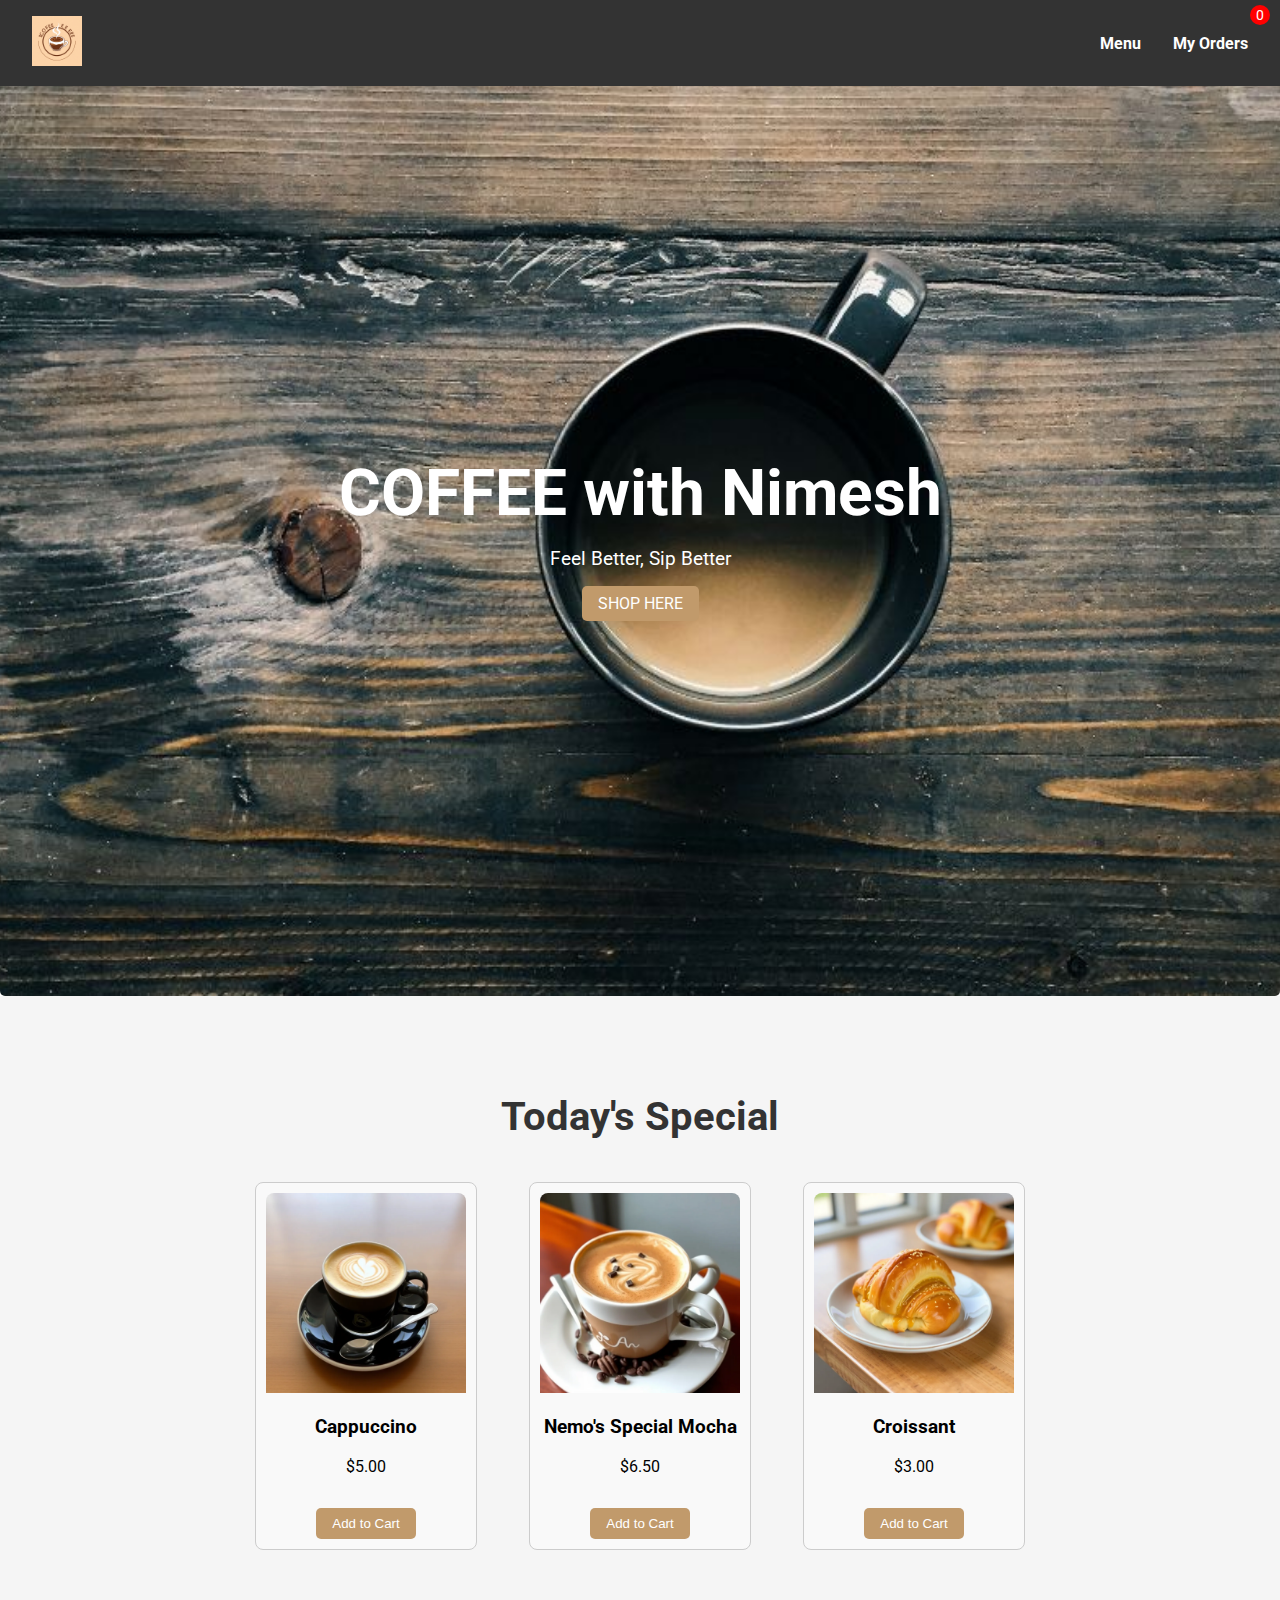
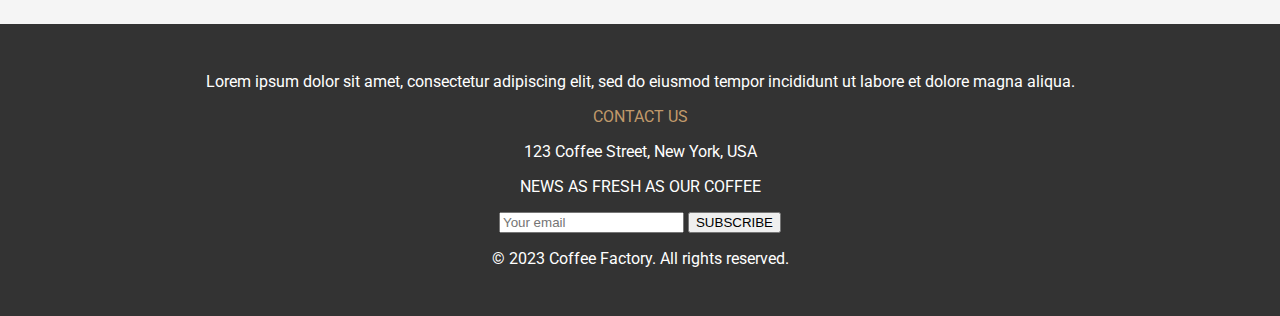
<file: index.html>
<!DOCTYPE html>
<html lang="en">
<head>
  <meta charset="utf-8" />
  <meta content="width=device-width, initial-scale=1.0" name="viewport" />
  <title>Coffee Factory</title>
  <link href="https://cdnjs.cloudflare.com/ajax/libs/font-awesome/5.15.3/css/all.min.css" rel="stylesheet" />
  <link href="https://fonts.googleapis.com/css2?family=Roboto:wght@400;700&display=swap" rel="stylesheet" />
  <!-- Link to external CSS -->
  <link rel="stylesheet" href="styles.css" />
</head>

<body>
  <header class="main-header">
    <div class="container">
        <div class="logo">
            <a href="index.html"><img src="logo.jpeg" alt="Coffee Factory Logo"></a>
        </div>
        <nav class="nav-menu">
            <ul>
                <li><a href="menu.html">Menu</a></li>
                <li><style>
                  .notification {
                      background-color: red; /* Change color as needed */
                      color: white;
                      border-radius: 50%;
                      padding: 2px 6px;
                      position: absolute; /* Adjust position if needed */
                      top: 5px; /* Adjust position */
                      right: 10px; /* Adjust position */
                      font-size: 14px; /* Adjust font size */
                  }
                  </style>
                    <a href="orders.html">My Orders</a>
                    <span id="cartCount" class="notification">0</span> <!-- Notification badge -->
                </li>
            </ul>
        </nav>
    </div>
  </header>     
  <header class="header">
    
    <h1>COFFEE with Nimesh</h1>
    <p>Feel Better, Sip Better</p>
    <a href="menu.html" class="shop-button">SHOP HERE</a> <!-- Added href to link to the menu page -->
  </header>

  <section class="todays-special">
      <h2>Today's Special</h2>
      <div class="special-items">
        <div class="menu-item">
          <img src="cappuccino.jpg" alt="Cappuccino">
          <h3>Cappuccino</h3>
          <p>$5.00</p>
          <button class="add-to-cart">Add to Cart</button>
        </div>
        <div class="menu-item">
          <img src="specialmocha.jpeg" alt="NSM">
          <h3>Nemo's Special Mocha</h3>
          <p>$6.50</p>
          <button class="add-to-cart">Add to Cart</button>
        </div>
        <div class="menu-item">
          <img src="croissant.jpeg" alt="Croissant">
          <h3>Croissant</h3>
          <p>$3.00</p>
          <button class="add-to-cart">Add to Cart</button>
        </div>
      </div>
  </section>
  <script src="script.js"></script>


  <!-- Other sections follow the same pattern, you can copy and paste the content from the previous code -->

  <footer class="footer">
    <p>Lorem ipsum dolor sit amet, consectetur adipiscing elit, sed do eiusmod tempor incididunt ut labore et dolore magna aliqua.</p>
    <a href="#">CONTACT US</a>
    <p>123 Coffee Street, New York, USA</p>
    <p>NEWS AS FRESH AS OUR COFFEE</p>
    <form>
      <input type="email" placeholder="Your email" />
      <button type="submit">SUBSCRIBE</button>
    </form>
    <p>© 2023 Coffee Factory. All rights reserved.</p>
  </footer>

</body>
</html>
</file>
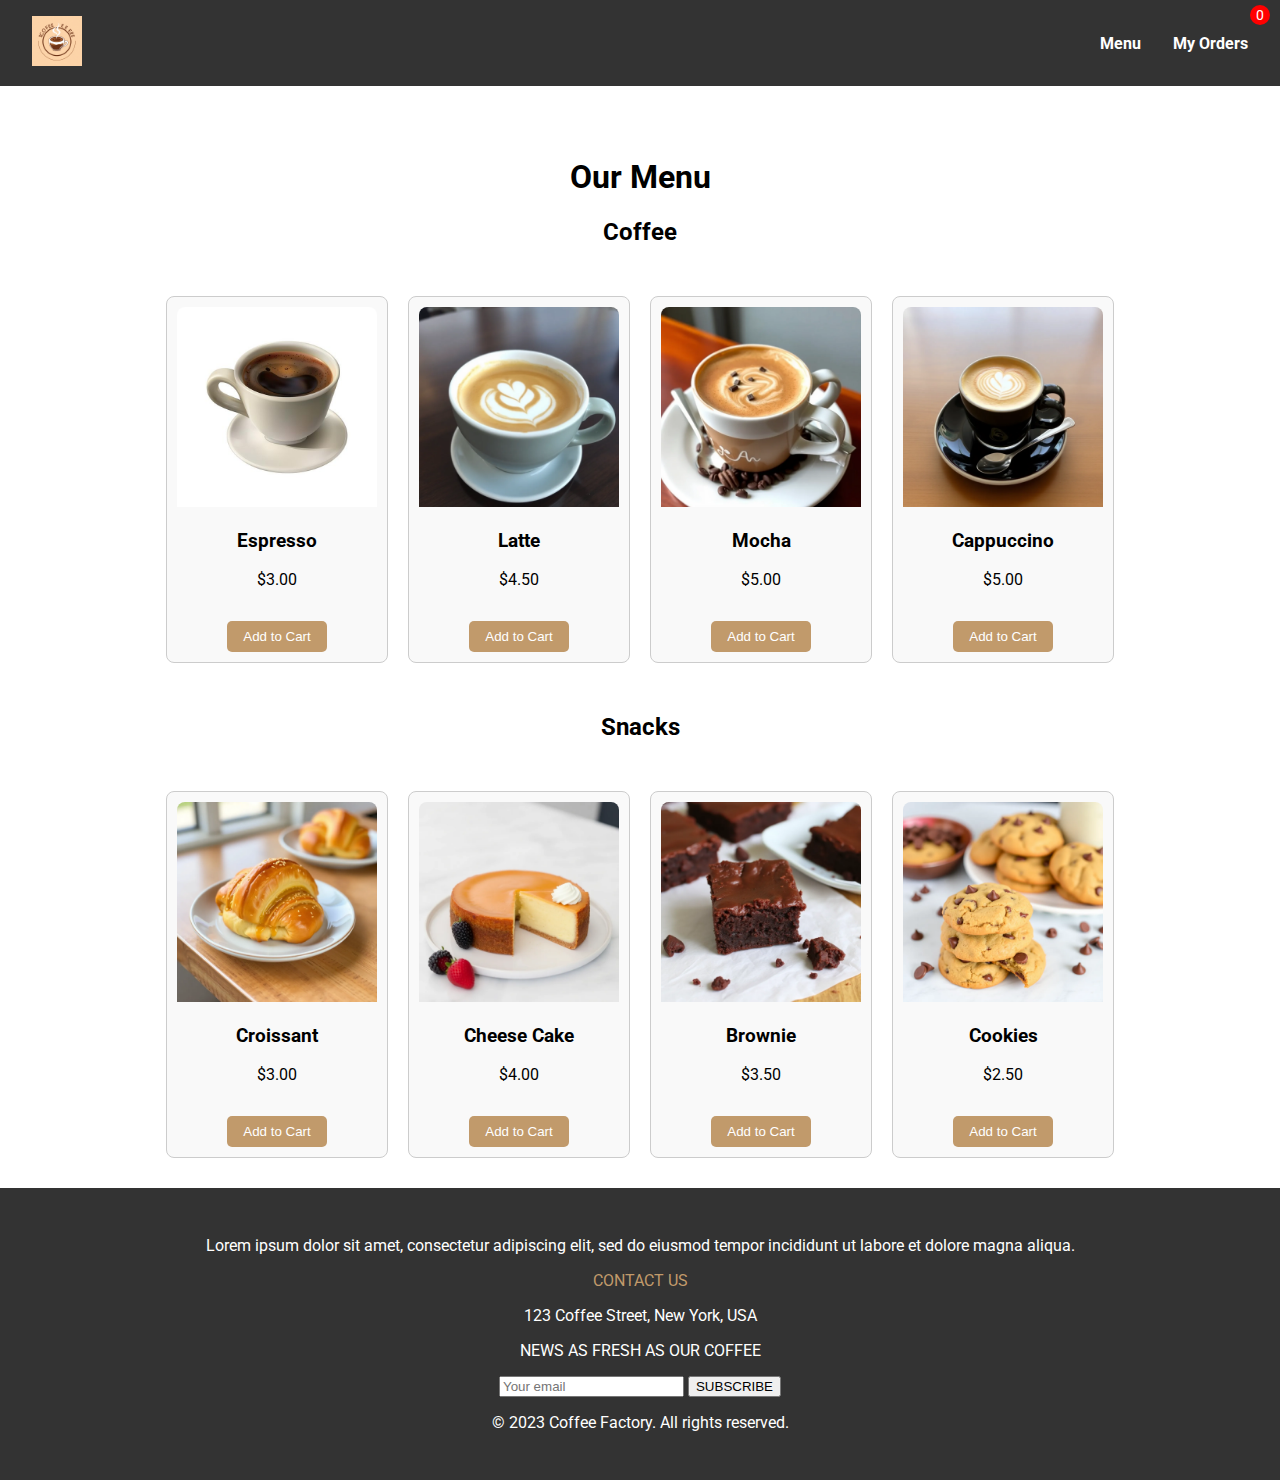
<file: menu.html>
<!DOCTYPE html>
<html lang="en">
<head>
    <meta charset="utf-8" />
    <meta content="width=device-width, initial-scale=1.0" name="viewport" />
    <title>Coffee Factory - Menu</title>
    <link href="https://cdnjs.cloudflare.com/ajax/libs/font-awesome/5.15.3/css/all.min.css" rel="stylesheet" />
    <link href="https://fonts.googleapis.com/css2?family=Roboto:wght@400;700&display=swap" rel="stylesheet" />
    <link rel="stylesheet" href="styles.css" />
</head>

<body>
    <header class="main-header">
        <div class="container">
            <div class="logo">
                <a href="index.html"><img src="logo.jpeg" alt="Coffee Factory Logo"></a>
            </div>
            <nav class="nav-menu">
                <ul>
                    <li><a href="menu.html">Menu</a></li>
                    <li><style>
                        .notification {
                            background-color: red; /* Change color as needed */
                            color: white;
                            border-radius: 50%;
                            padding: 2px 6px;
                            position: absolute; /* Adjust position if needed */
                            top: 5px; /* Adjust position */
                            right: 10px; /* Adjust position */
                            font-size: 14px; /* Adjust font size */
                        }
                        </style>
                        <a href="orders.html">My Orders</a>
                        <span id="cartCount" class="notification">0</span> <!-- Notification badge -->
                    </li>
                </ul>
            </nav>
        </div>
    </header>

    <main>
        <br><br><br>
        <h1 style="text-align: center;">Our Menu</h1>
        
        <h2 style="text-align: center;">Coffee</h2>
        <div class="menu-items coffee-items">
            <div class="menu-item">
                <img src="espresso.jpeg" alt="Espresso">
                <h3>Espresso</h3>
                <p>$3.00</p>
                <button class="add-to-cart">Add to Cart</button>
            </div>
            <div class="menu-item">
                <img src="latte.jpeg" alt="Latte">
                <h3>Latte</h3>
                <p>$4.50</p>
                <button class="add-to-cart">Add to Cart</button>
            </div>
            <div class="menu-item">
                <img src="specialmocha.jpeg" alt="Mocha">
                <h3>Mocha</h3>
                <p>$5.00</p>
                <button class="add-to-cart">Add to Cart</button>
            </div>
            <div class="menu-item">
                <img src="cappuccino.jpg" alt="Cappuccino">
                <h3>Cappuccino</h3>
                <p>$5.00</p>
                <button class="add-to-cart">Add to Cart</button>
            </div>
        </div>

        <h2 style="text-align: center;">Snacks</h2>
        <div class="menu-items snack-items">
            <div class="menu-item">
                <img src="croissant.jpeg" alt="Croissant">
                <h3>Croissant</h3>
                <p>$3.00</p>
                <button class="add-to-cart">Add to Cart</button>
            </div>
            <div class="menu-item">
                <img src="cheesecake.jpeg" alt="Cheese Cake">
                <h3>Cheese Cake</h3>
                <p>$4.00</p>
                <button class="add-to-cart">Add to Cart</button>
            </div>
            <div class="menu-item">
                <img src="brownie.jpeg" alt="Brownie">
                <h3>Brownie</h3>
                <p>$3.50</p>
                <button class="add-to-cart">Add to Cart</button>
            </div>
            <div class="menu-item snacks-item">
                <img src="cookies.jpeg" alt="Cookies">
                <h3>Cookies</h3>
                <p>$2.50</p>
                <button class="add-to-cart">Add to Cart</button>
            </div>
        </div>
    </main>

  <footer class="footer">
    <p>Lorem ipsum dolor sit amet, consectetur adipiscing elit, sed do eiusmod tempor incididunt ut labore et dolore magna aliqua.</p>
    <a href="#">CONTACT US</a>
    <p>123 Coffee Street, New York, USA</p>
    <p>NEWS AS FRESH AS OUR COFFEE</p>
    <form>
      <input type="email" placeholder="Your email" />
      <button type="submit">SUBSCRIBE</button>
    </form>
    <p>© 2023 Coffee Factory. All rights reserved.</p>
  </footer>
  <script src="script.js"></script>

</body>
</html>
</file>
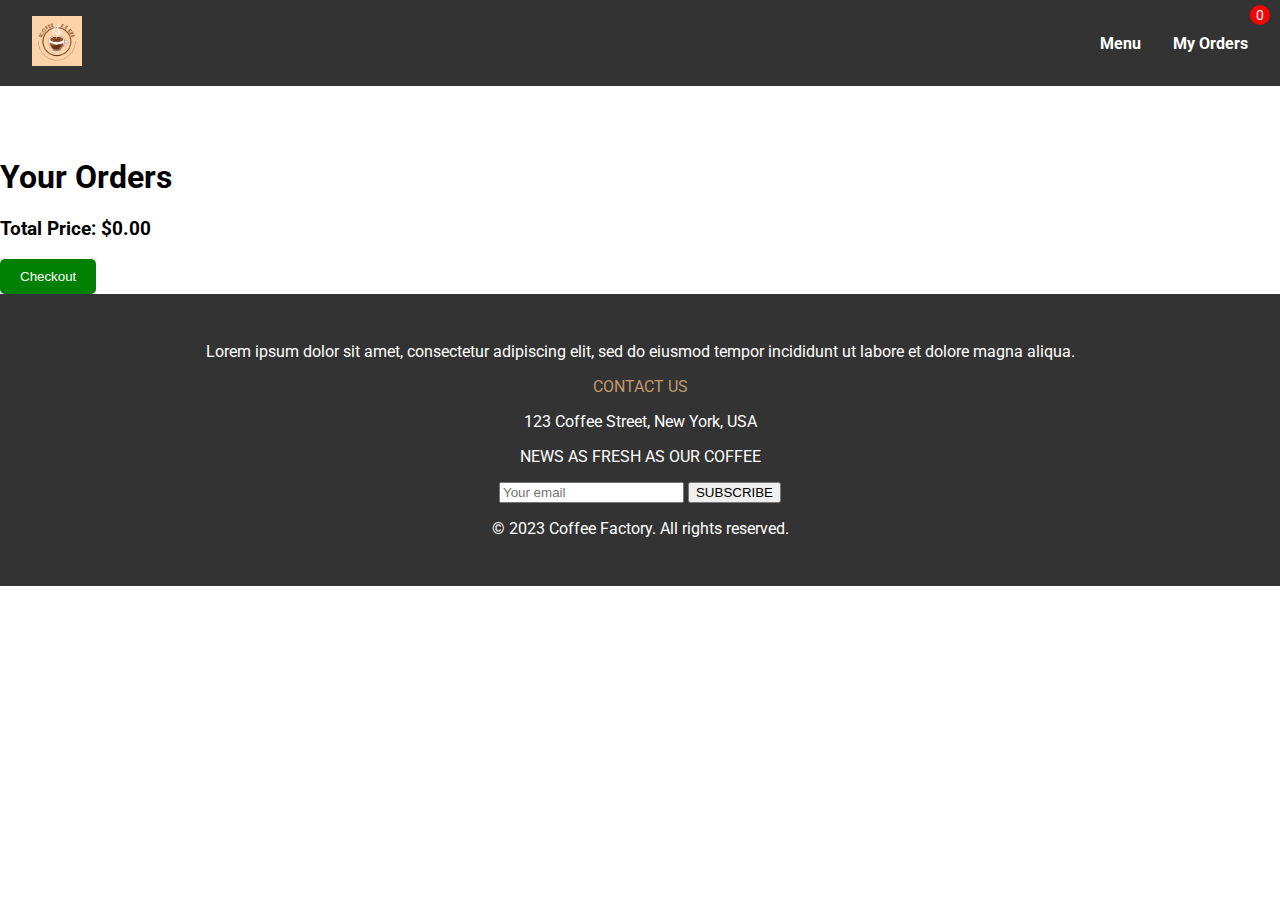
<file: orders.html>
<!DOCTYPE html>
<html lang="en">
<head>
    <meta charset="utf-8" />
    <meta content="width=device-width, initial-scale=1.0" name="viewport" />
    <title>Coffee Factory - Your Orders</title>
    <link href="https://cdnjs.cloudflare.com/ajax/libs/font-awesome/5.15.3/css/all.min.css" rel="stylesheet" />
    <link href="https://fonts.googleapis.com/css2?family=Roboto:wght@400;700&display=swap" rel="stylesheet" />
    <link rel="stylesheet" href="styles.css" />
</head>
<body>
    <header class="main-header">
        <div class="container">
            <div class="logo">
                <a href="index.html"><img src="logo.jpeg" alt="Coffee Factory Logo"></a>
            </div>
            <nav class="nav-menu">
                <ul>
                    <li><a href="menu.html">Menu</a></li>
                    <li>
                        <a href="orders.html">My Orders</a>
                        <span id="cartCount" class="notification">0</span>
                    </li>
                </ul>
            </nav>
        </div>
    </header>

    <main> 
        <br><br><br>
        <div class="container">
            <h1>Your Orders</h1>
            <ul id="ordersList"></ul>
            <div id="totalPriceContainer">
                <h3>Total Price: $<span id="totalPrice">0.00</span></h3>
            </div>
            <button id="checkoutButton">Checkout</button>

        </div>
    </main>

    <footer class="footer">
        <p>Lorem ipsum dolor sit amet, consectetur adipiscing elit, sed do eiusmod tempor incididunt ut labore et dolore magna aliqua.</p>
        <a href="#">CONTACT US</a>
        <p>123 Coffee Street, New York, USA</p>
        <p>NEWS AS FRESH AS OUR COFFEE</p>
        <form>
            <input type="email" placeholder="Your email" />
            <button type="submit">SUBSCRIBE</button>
        </form>
        <p>© 2023 Coffee Factory. All rights reserved.</p>
    </footer>

    <script src="script.js"></script>
</body>
</html>
</file>
<file: styles.css>
body {
    margin: 0;
    font-family: 'Roboto', sans-serif;
    padding-top: 80px;
  }

   /* Header Styles */
.main-header {
    position: fixed;
    top: 0%;
    right: 0;
    left: 0;
    max-width: 100%;
    background-color: #333;
    color: white;
    padding: 1rem 2rem;
    display: flex;
    justify-content: space-between;
    align-items: center;
    z-index: 1000;
}

.main-header .container {
    display: flex;
    justify-content: space-between;
    align-items: center;
    width: 1400px;
}

.logo img {
    width: 50px; /* Adjust the logo size */
    height: 50px;
    object-fit: contain;
    background-color: #f0f0f0;
}

.nav-menu ul {
    list-style-type: none;
    margin: 0;
    padding: 0;
    display: flex;
}

.nav-menu ul li {
    margin-left: 2rem; /* Add margin between menu items */
}

.nav-menu ul li a {
    color: white;
    text-decoration: none;
    font-size: 1rem;
    font-weight: bold;
    transition: color 0.3s ease;
}

.nav-menu ul li a:hover {
    color: #c19a6b; /* Coffee theme color */
}

.notification {
    background-color: red; /* Change color as needed */
    color: white;
    border-radius: 50%;
    padding: 2px 6px;
    position: absolute; /* Adjust position if needed */
    top: 5px; /* Adjust position */
    right: 10px; /* Adjust position */
    font-size: 14px; /* Adjust font size */
}

.header {background: url('1920x1080.jpeg') no-repeat center center/cover;
    height: 100vh;
    color: white;
    padding: 0.5rem 1rem;
    text-align: center;
    display: flex;
    flex-direction: column;
    justify-content: center;
    align-items: center;
    transition: background-color 0.3s ease, transform 0.2s ease;
    border-radius: 5px;
    text-decoration: none;

  }


.header a:hover {
    background-color: #a57c58; /* Darken color on hover */
    transform: scale(1.05); /* Slightly enlarge on hover */
}
 
  .header h1 {
    font-size: 4rem;
    margin: 0;
  }
  
  .header p {
    font-size: 1.2rem;
    margin: 1rem 0;
  }
  
  .header a {
    background: #c19a6b;
    color: white;
    padding: 0.5rem 1rem;
    text-decoration: none;
    border-radius: 5px;
  }
   /* Today's Special Section */
.todays-special {
    text-align: center;
    padding: 4rem 2rem;
    background-color: #f5f5f5; /* Light background */
}

.todays-special h2 {
    font-size: 2.5rem;
    margin-bottom: 2rem;
    color: #333; /* Darker text */
}

.special-items {
    display: flex;
    justify-content: center;
    gap: 2rem; /* Space between items */
}

.special-items .item {
    flex: 1 1 30%;
    background-color: white;
    padding: 1rem;
    border-radius: 10px;
    box-shadow: 0px 4px 10px rgba(0, 0, 0, 0.1); /* Subtle shadow */
    text-align: center;
    transition: transform 0.3s ease;
}

.special-items .item:hover {
    transform: scale(1.05); /* Slight zoom effect on hover */
}

.special-items .item img {
    width: 100px;
    height: 100px;
    margin-bottom: 1rem;
}

.special-items .item h3 {
    font-size: 1.5rem;
    margin-bottom: 0.5rem;
    color: #c19a6b; /* Coffee theme color */
}

.special-items .item p {
    font-size: 1.2rem;
    color: #555;
}

/* Add to Cart Button */
.add-to-cart {
    background-color: #c19a6b;
    color: white;
    border: none;
    padding: 0.5rem 1rem;
    border-radius: 5px;
    cursor: pointer;
    margin-top: 1rem;
    transition: background-color 0.3s ease;
}

.add-to-cart:hover {
    background-color: #a57c58;
}

/* this is footer section */
.footer {
    background: #333;
    color: white;
    padding: 2rem;
    text-align: center;
  }
  
  .footer a {
    color: #c19a6b;
    text-decoration: none;
  }
  
/* extra design needed for Menu page */
.section h2 {
    font-size: 2.5rem;
    margin-bottom: 1rem;
}

.section.offer div {
    flex: 1 1 30%; /* Adjusted to fit three items more evenly */
    margin: 1rem;
    text-align: center;
}

.section.offer img {
    width: 100px;
    height: 100px;
    border-radius: 50%; /* Optionally, make images circular */
}

.section.offer h3 {
    font-size: 1.2rem;
    margin-top: 0.5rem;
}

.section.offer p {
    font-size: 0.9rem;
    color: #555;
}

.menu-items {
    display: flex;
    flex-wrap: wrap; /* Allow items to wrap to the next line */
    justify-content: center; /* Center items */
    padding: 20px; /* Add some padding around the items */
}

.menu-item {
    background-color: #f9f9f9; /* Light background for menu items */
    border: 1px solid #ccc; /* Add border */
    border-radius: 8px; /* Rounded corners */
    margin: 10px; /* Space between items */
    padding: 10px; /* Space inside items */
    text-align: center; /* Center text */
    width: 200px; /* Fixed width */
}

.menu-item img {
    width: 100%; /* Make images responsive */
    border-radius: 8px 8px 0 0; /* Rounded top corners */
}

.menu-item:hover {
    transform: scale(1.05); /* Slight zoom effect */
    box-shadow: 0 4px 8px rgba(0, 0, 0, 0.2); /* Soft shadow effect */
}

/* this is for extra design needed for order page */
#ordersList {
    width: 80%;
    margin: 20px auto;
    list-style-type: none;
    padding: 0;
}

.order-item {
    display: flex;
    justify-content: space-between;
    align-items: center;
    padding: 10px;
    background-color: #fff; /* White background for order items */
    border: 1px solid #ccc;
    border-radius: 8px; /* Rounded corners */
    margin-bottom: 10px;
    box-shadow: 0 2px 4px rgba(0, 0, 0, 0.1); /* Soft shadow for depth */
}

.order-name {
    flex: 1; /* Allow name to take available space */
}

.order-price {
    margin-left: 10px; /* Space between name and price */
    color: #555; /* Darker color for price */
}

.remove-item {
    cursor: pointer;
    color: red;
    font-weight: bold;
}

#Container {
    text-align: center;
    margin: 20px 0;
    background-color: #fff; /* White background for total */
    padding: 20px; /* Padding around total section */
    border-radius: 8px; /* Rounded corners */
    box-shadow: 0 2px 4px rgba(0, 0, 0, 0.1); /* Soft shadow for depth */
}

#checkoutButton {
    background-color: green;
    color: white;
    border: none;
    padding: 10px 20px;
    cursor: pointer;
    border-radius: 5px; /* Rounded button corners */
    transition: background-color 0.3s ease; /* Smooth transition for hover */
}

#checkoutButton:hover {
    background-color: darkgreen; /* Darker shade on hover */
}
</file>
